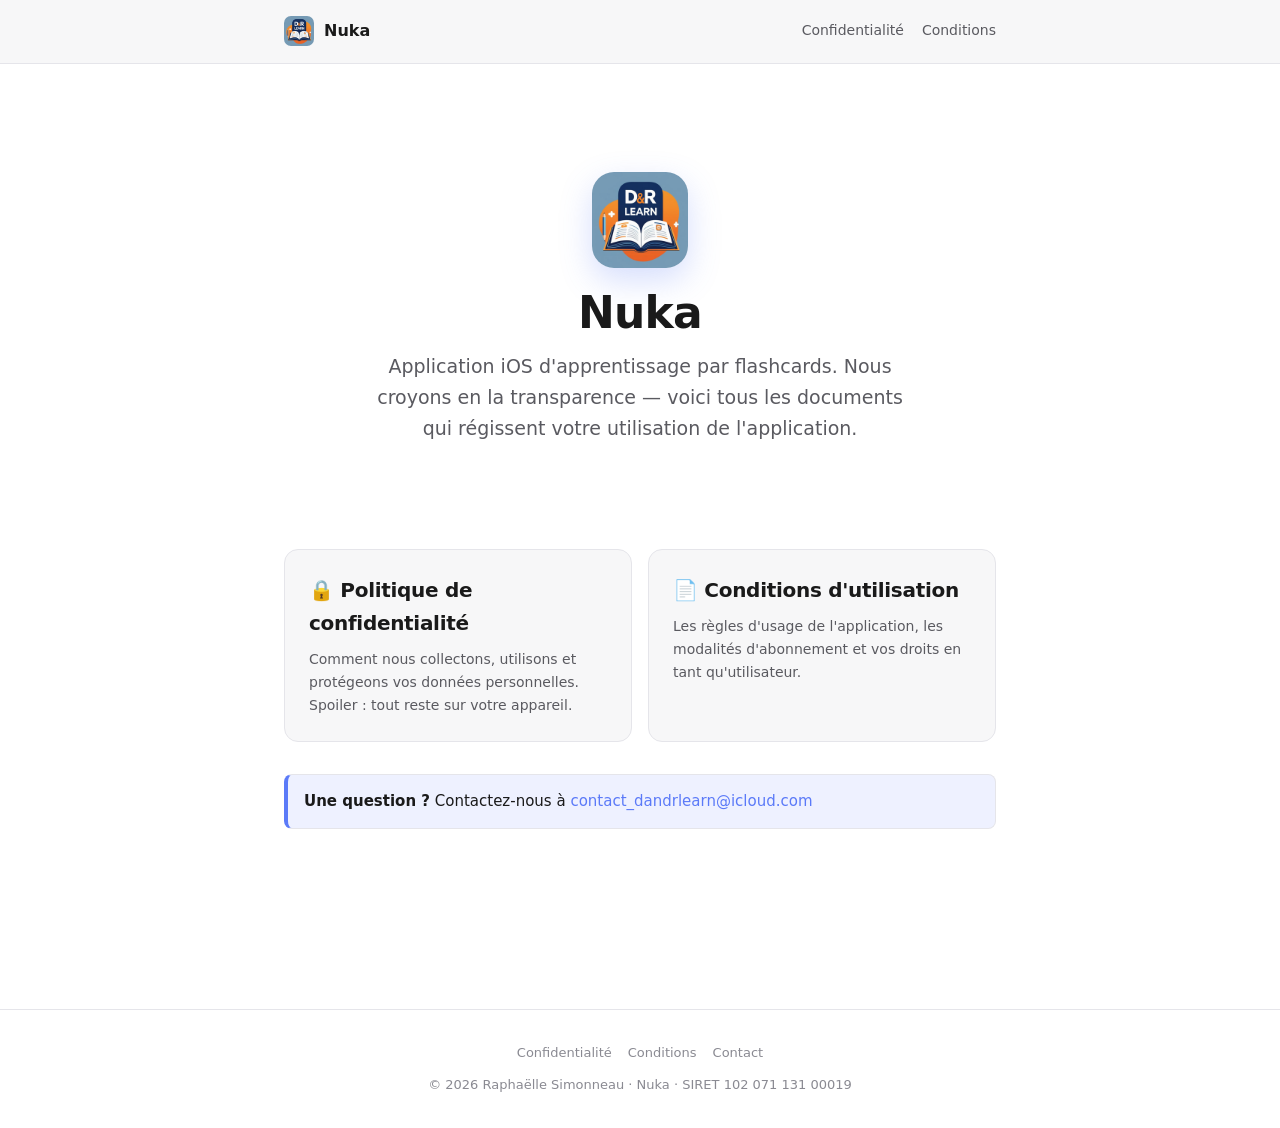
<file: index.html>
<!DOCTYPE html>
<html lang="fr">
<head>
    <meta charset="UTF-8">
    <meta name="viewport" content="width=device-width, initial-scale=1.0">
    <meta name="theme-color" content="#5b7af8" media="(prefers-color-scheme: light)">
    <meta name="theme-color" content="#1c1c1e" media="(prefers-color-scheme: dark)">
    <title>Nuka — Documents légaux</title>
    <meta name="description" content="Politique de confidentialité et conditions d'utilisation de l'application Nuka.">
    <link rel="icon" type="image/png" href="favicon.png">
    <link rel="apple-touch-icon" href="icon.png">
    <link rel="stylesheet" href="style.css">
</head>
<body>
    <header class="site">
        <div class="container">
            <a class="brand" href="./">
                <span class="brand-mark"><img src="icon-small.png" alt="Icône Nuka"></span>
                <span>Nuka</span>
            </a>
            <nav>
                <a href="privacy.html">Confidentialité</a>
                <a href="terms.html">Conditions</a>
            </nav>
        </div>
    </header>

    <main>
        <div class="container">
            <section class="hero">
                <img src="icon.png" alt="Nuka" class="hero-icon">
                <h1>Nuka</h1>
                <p class="tagline">Application iOS d'apprentissage par flashcards. Nous croyons en la transparence — voici tous les documents qui régissent votre utilisation de l'application.</p>
            </section>

            <div class="cards">
                <a class="card" href="privacy.html">
                    <h2>🔒 Politique de confidentialité</h2>
                    <p>Comment nous collectons, utilisons et protégeons vos données personnelles. Spoiler : tout reste sur votre appareil.</p>
                </a>
                <a class="card" href="terms.html">
                    <h2>📄 Conditions d'utilisation</h2>
                    <p>Les règles d'usage de l'application, les modalités d'abonnement et vos droits en tant qu'utilisateur.</p>
                </a>
            </div>

            <div class="callout">
                <p><strong>Une question ?</strong> Contactez-nous à <a href="mailto:contact_dandrlearn@icloud.com">contact_dandrlearn@icloud.com</a></p>
            </div>
        </div>
    </main>

    <footer class="site">
        <div class="container">
            <div class="links">
                <a href="privacy.html">Confidentialité</a>
                <a href="terms.html">Conditions</a>
                <a href="mailto:contact_dandrlearn@icloud.com">Contact</a>
            </div>
            <div>© 2026 Raphaëlle Simonneau · Nuka · SIRET 102 071 131 00019</div>
        </div>
    </footer>
</body>
</html>
</file>
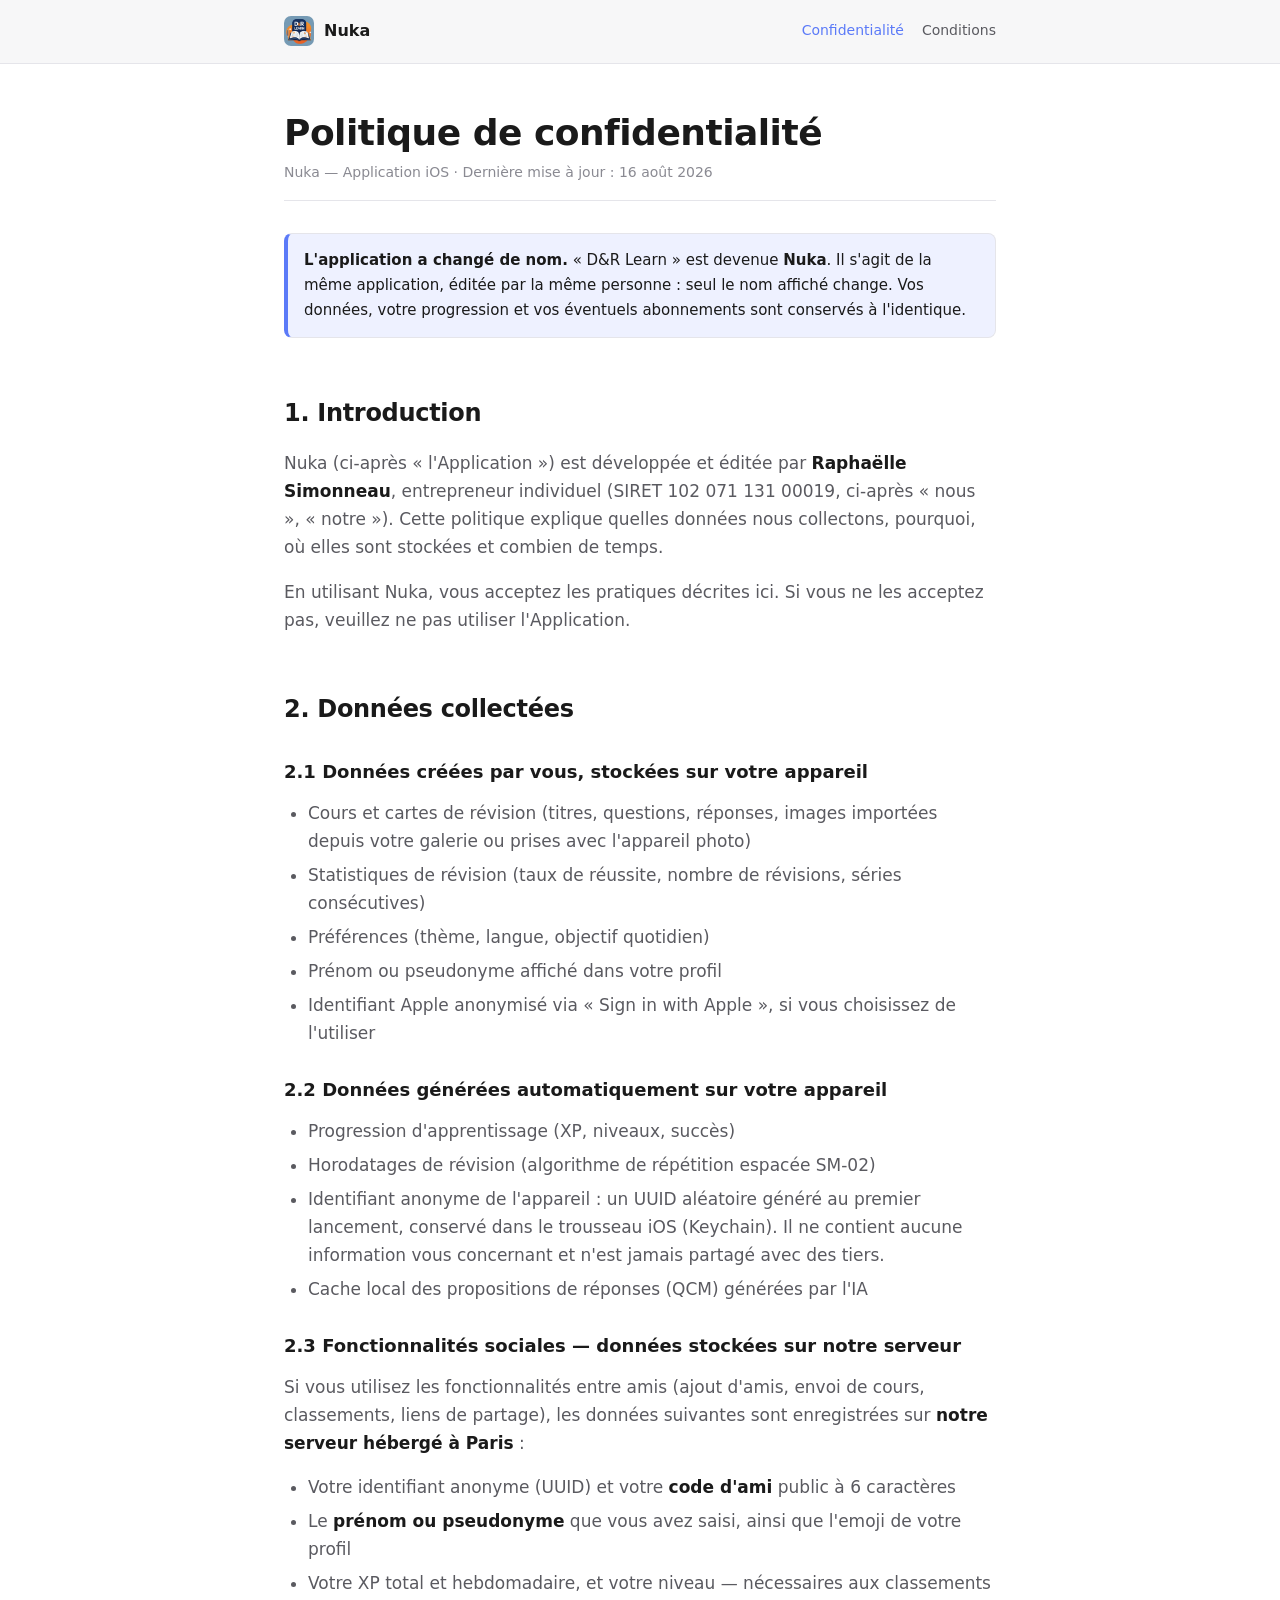
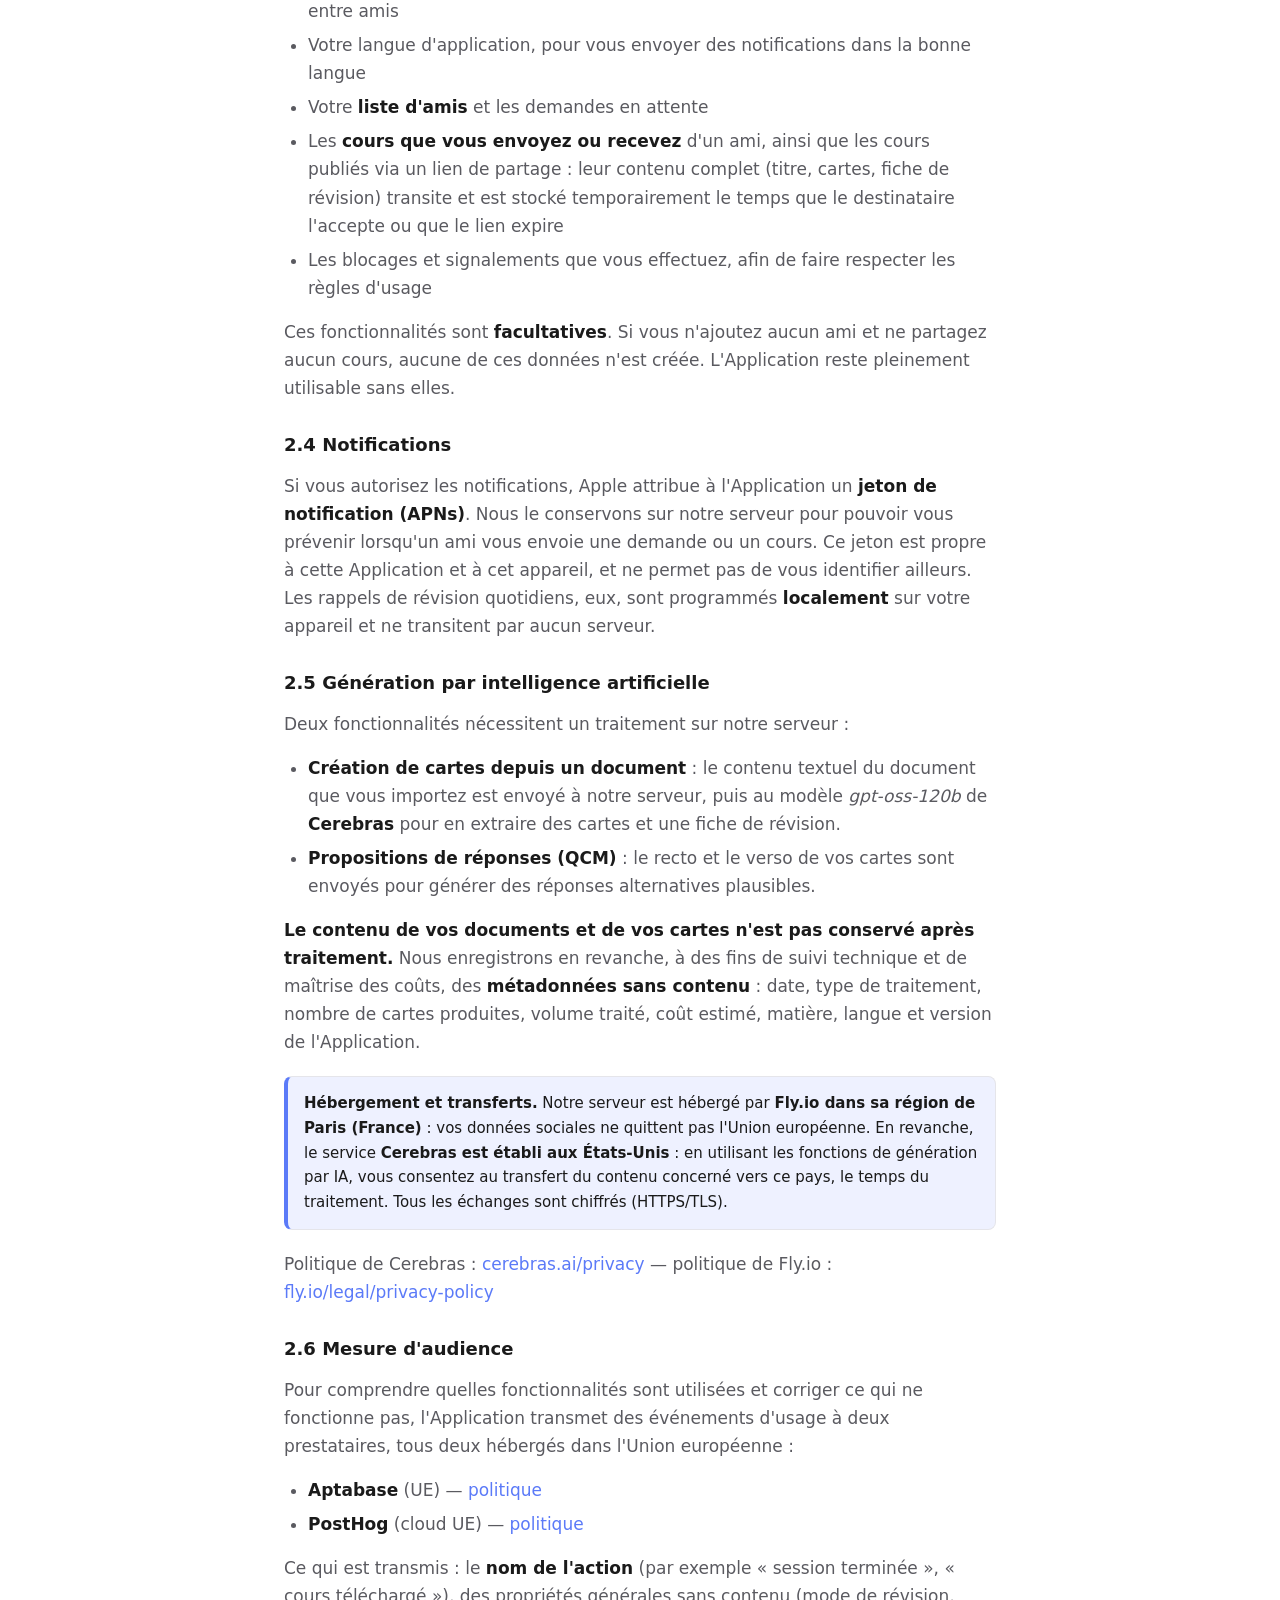
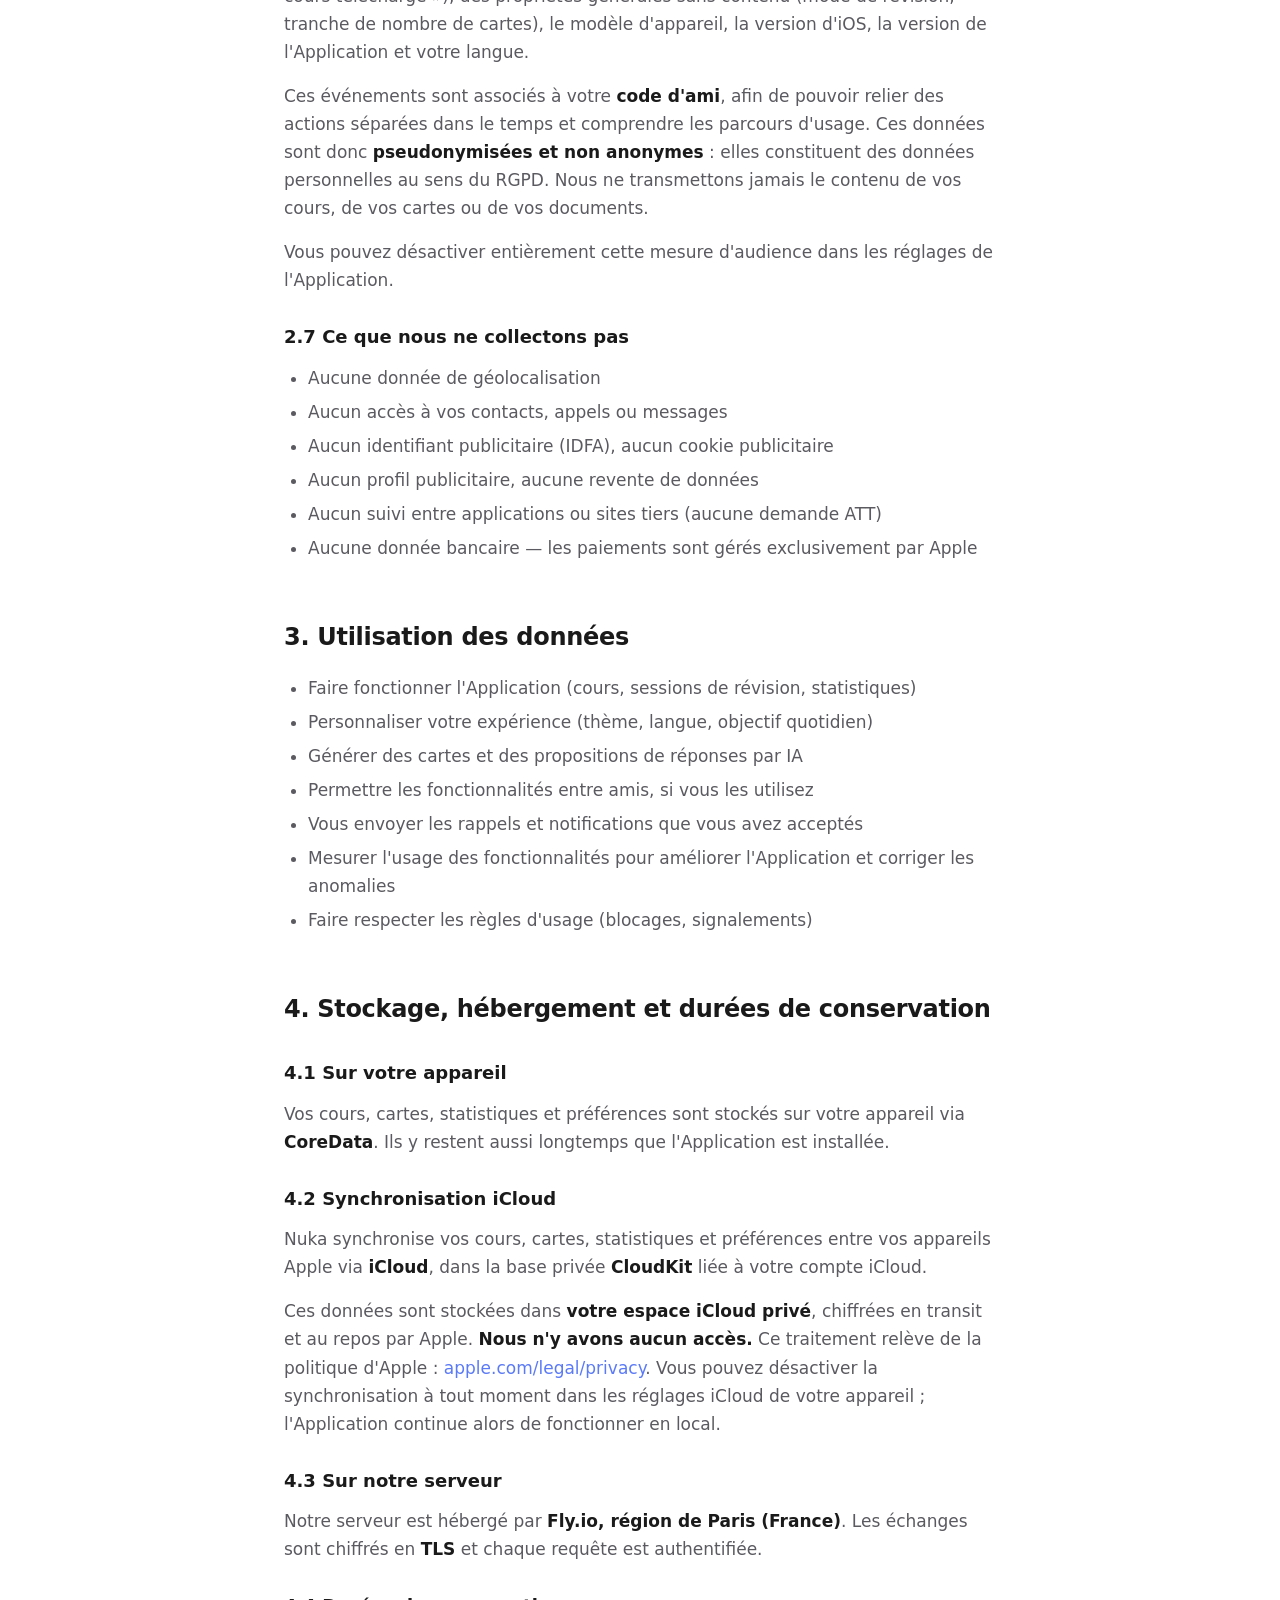
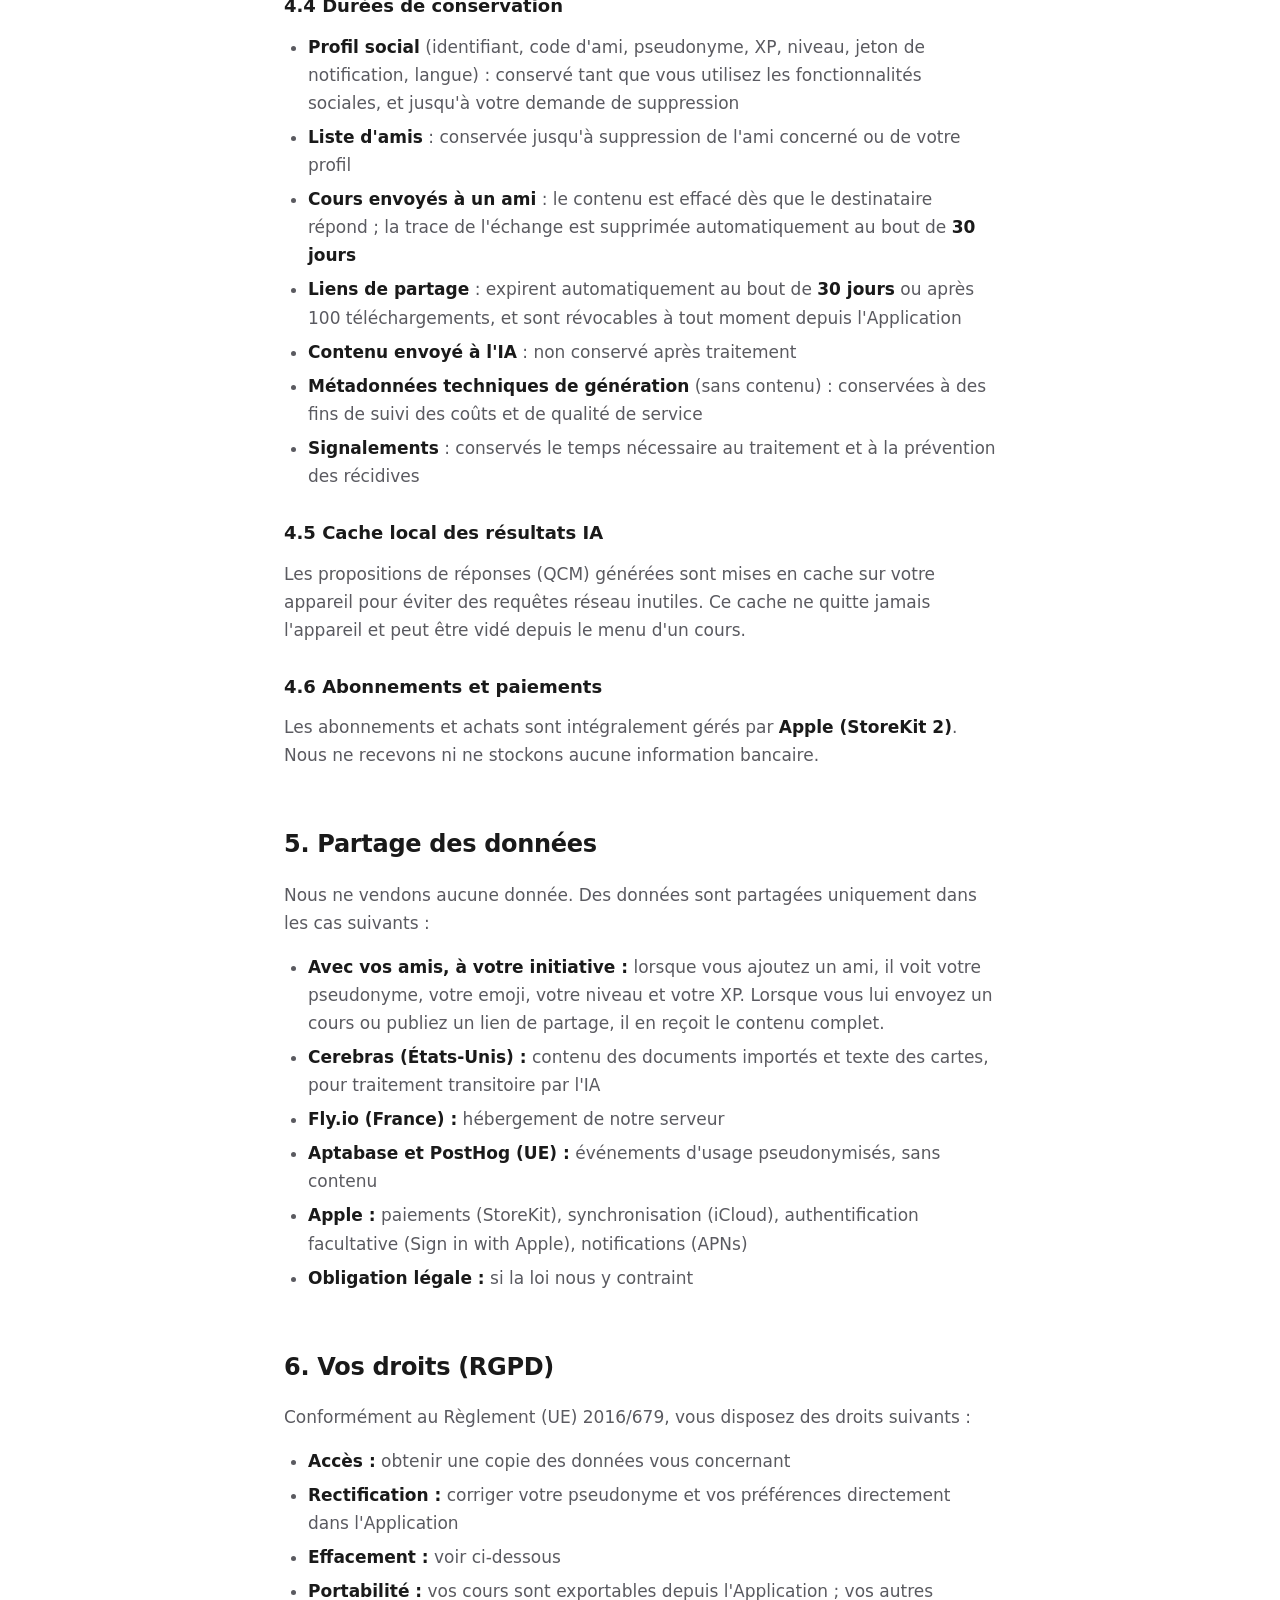
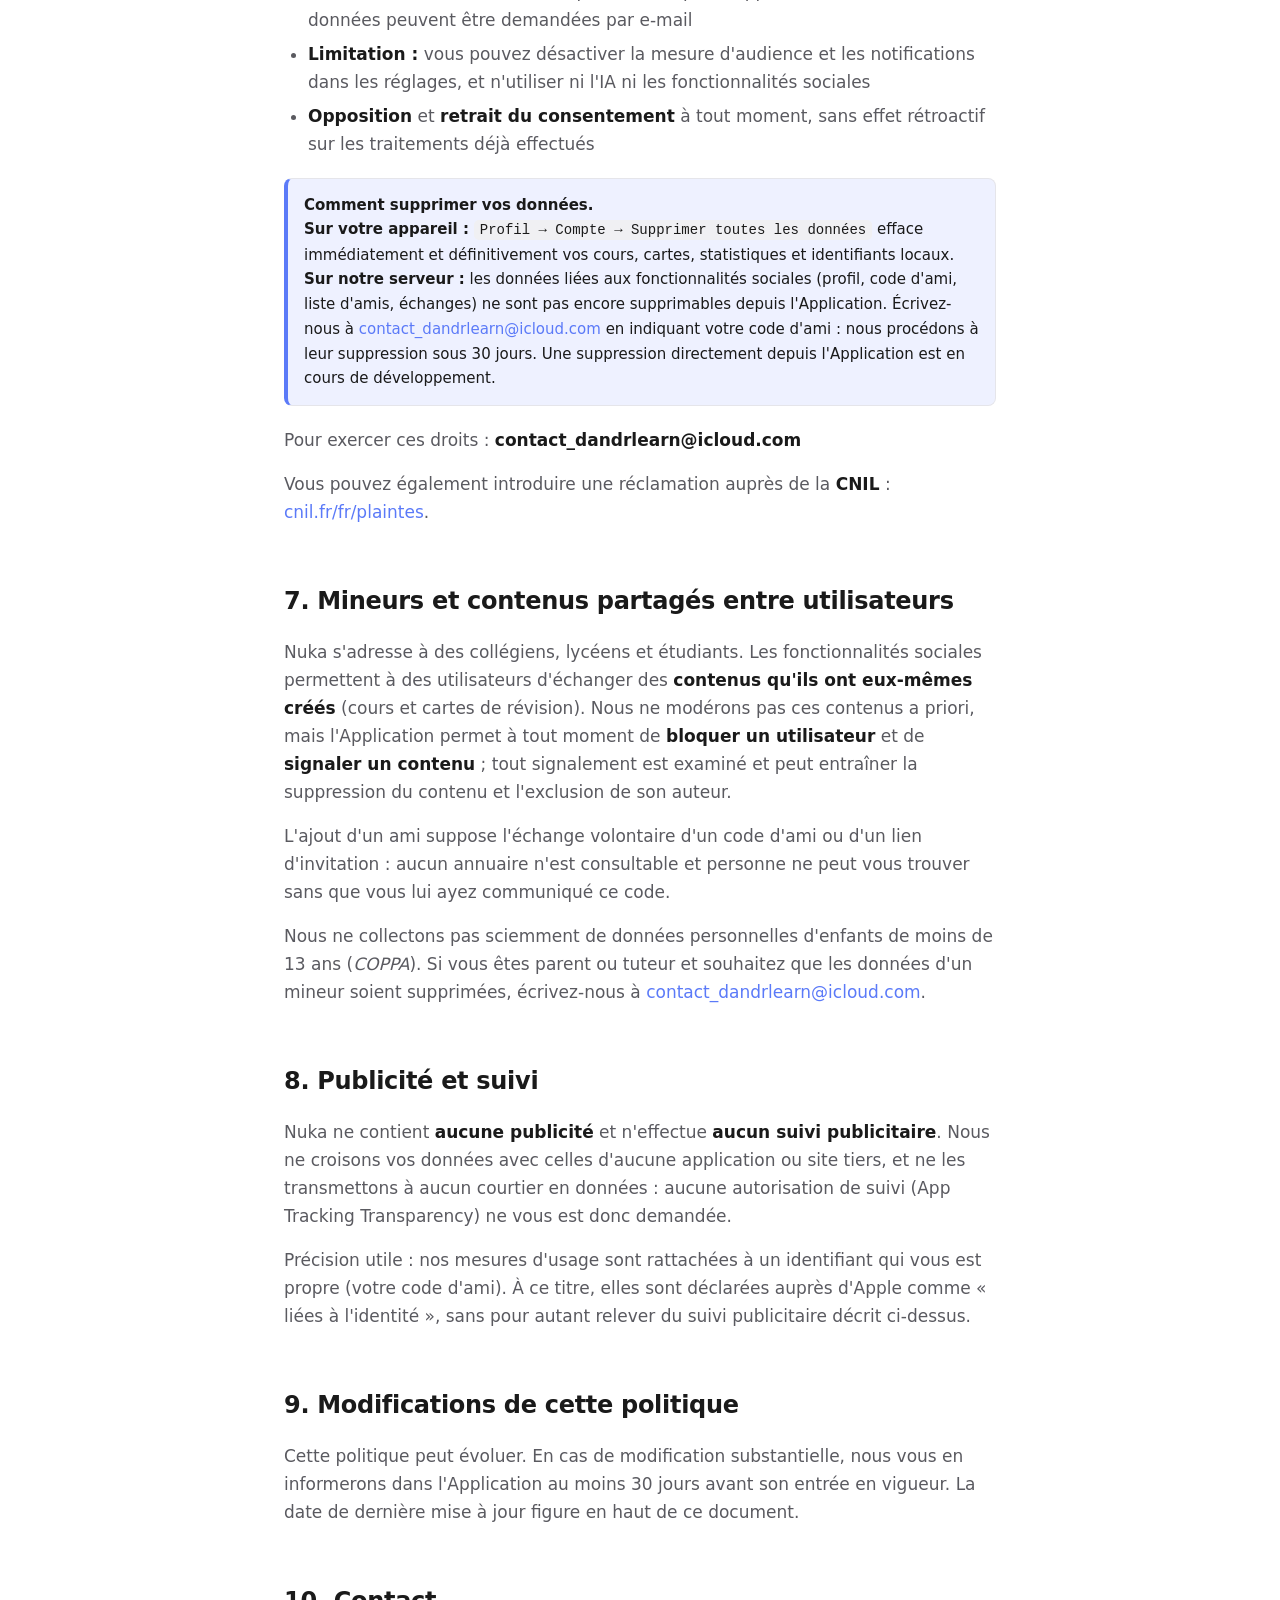
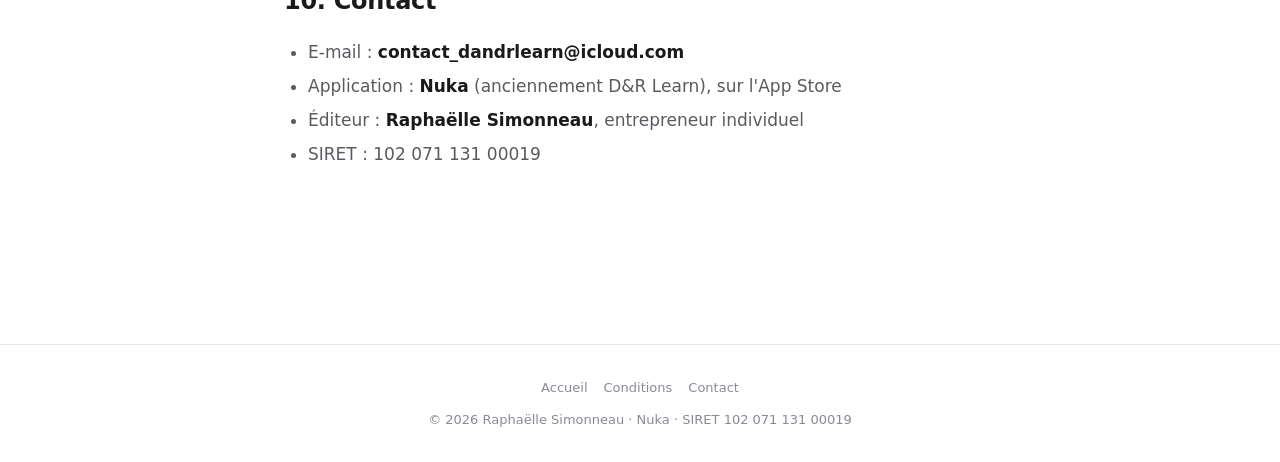
<file: privacy.html>
<!DOCTYPE html>
<html lang="fr">
<head>
    <meta charset="UTF-8">
    <meta name="viewport" content="width=device-width, initial-scale=1.0">
    <meta name="theme-color" content="#5b7af8" media="(prefers-color-scheme: light)">
    <meta name="theme-color" content="#1c1c1e" media="(prefers-color-scheme: dark)">
    <title>Politique de confidentialité — Nuka</title>
    <meta name="description" content="Politique de confidentialité de l'application Nuka (anciennement D&amp;R Learn). Serveur hébergé en France, aucun tracking publicitaire, conforme RGPD.">
    <link rel="icon" type="image/png" href="favicon.png">
    <link rel="apple-touch-icon" href="icon.png">
    <link rel="stylesheet" href="style.css">
</head>
<body>
    <header class="site">
        <div class="container">
            <a class="brand" href="./">
                <span class="brand-mark"><img src="icon-small.png" alt="Icône Nuka"></span>
                <span>Nuka</span>
            </a>
            <nav>
                <a href="privacy.html" class="active">Confidentialité</a>
                <a href="terms.html">Conditions</a>
            </nav>
        </div>
    </header>

    <main>
        <div class="container">
            <h1>Politique de confidentialité</h1>
            <div class="doc-meta">Nuka — Application iOS · Dernière mise à jour : 16 août 2026</div>

            <div class="callout">
                <p><strong>L'application a changé de nom.</strong> « D&amp;R Learn » est devenue <strong>Nuka</strong>. Il s'agit de la même application, éditée par la même personne : seul le nom affiché change. Vos données, votre progression et vos éventuels abonnements sont conservés à l'identique.</p>
            </div>

            <h2>1. Introduction</h2>
            <p>Nuka (ci-après « l'Application ») est développée et éditée par <strong>Raphaëlle Simonneau</strong>, entrepreneur individuel (SIRET 102 071 131 00019, ci-après « nous », « notre »). Cette politique explique quelles données nous collectons, pourquoi, où elles sont stockées et combien de temps.</p>
            <p>En utilisant Nuka, vous acceptez les pratiques décrites ici. Si vous ne les acceptez pas, veuillez ne pas utiliser l'Application.</p>

            <h2>2. Données collectées</h2>

            <h3>2.1 Données créées par vous, stockées sur votre appareil</h3>
            <ul>
                <li>Cours et cartes de révision (titres, questions, réponses, images importées depuis votre galerie ou prises avec l'appareil photo)</li>
                <li>Statistiques de révision (taux de réussite, nombre de révisions, séries consécutives)</li>
                <li>Préférences (thème, langue, objectif quotidien)</li>
                <li>Prénom ou pseudonyme affiché dans votre profil</li>
                <li>Identifiant Apple anonymisé via « Sign in with Apple », si vous choisissez de l'utiliser</li>
            </ul>

            <h3>2.2 Données générées automatiquement sur votre appareil</h3>
            <ul>
                <li>Progression d'apprentissage (XP, niveaux, succès)</li>
                <li>Horodatages de révision (algorithme de répétition espacée SM-02)</li>
                <li>Identifiant anonyme de l'appareil : un UUID aléatoire généré au premier lancement, conservé dans le trousseau iOS (Keychain). Il ne contient aucune information vous concernant et n'est jamais partagé avec des tiers.</li>
                <li>Cache local des propositions de réponses (QCM) générées par l'IA</li>
            </ul>

            <h3>2.3 Fonctionnalités sociales — données stockées sur notre serveur</h3>
            <p>Si vous utilisez les fonctionnalités entre amis (ajout d'amis, envoi de cours, classements, liens de partage), les données suivantes sont enregistrées sur <strong>notre serveur hébergé à Paris</strong> :</p>
            <ul>
                <li>Votre identifiant anonyme (UUID) et votre <strong>code d'ami</strong> public à 6 caractères</li>
                <li>Le <strong>prénom ou pseudonyme</strong> que vous avez saisi, ainsi que l'emoji de votre profil</li>
                <li>Votre XP total et hebdomadaire, et votre niveau — nécessaires aux classements entre amis</li>
                <li>Votre langue d'application, pour vous envoyer des notifications dans la bonne langue</li>
                <li>Votre <strong>liste d'amis</strong> et les demandes en attente</li>
                <li>Les <strong>cours que vous envoyez ou recevez</strong> d'un ami, ainsi que les cours publiés via un lien de partage : leur contenu complet (titre, cartes, fiche de révision) transite et est stocké temporairement le temps que le destinataire l'accepte ou que le lien expire</li>
                <li>Les blocages et signalements que vous effectuez, afin de faire respecter les règles d'usage</li>
            </ul>
            <p>Ces fonctionnalités sont <strong>facultatives</strong>. Si vous n'ajoutez aucun ami et ne partagez aucun cours, aucune de ces données n'est créée. L'Application reste pleinement utilisable sans elles.</p>

            <h3>2.4 Notifications</h3>
            <p>Si vous autorisez les notifications, Apple attribue à l'Application un <strong>jeton de notification (APNs)</strong>. Nous le conservons sur notre serveur pour pouvoir vous prévenir lorsqu'un ami vous envoie une demande ou un cours. Ce jeton est propre à cette Application et à cet appareil, et ne permet pas de vous identifier ailleurs. Les rappels de révision quotidiens, eux, sont programmés <strong>localement</strong> sur votre appareil et ne transitent par aucun serveur.</p>

            <h3>2.5 Génération par intelligence artificielle</h3>
            <p>Deux fonctionnalités nécessitent un traitement sur notre serveur :</p>
            <ul>
                <li><strong>Création de cartes depuis un document</strong> : le contenu textuel du document que vous importez est envoyé à notre serveur, puis au modèle <em>gpt-oss-120b</em> de <strong>Cerebras</strong> pour en extraire des cartes et une fiche de révision.</li>
                <li><strong>Propositions de réponses (QCM)</strong> : le recto et le verso de vos cartes sont envoyés pour générer des réponses alternatives plausibles.</li>
            </ul>
            <p><strong>Le contenu de vos documents et de vos cartes n'est pas conservé après traitement.</strong> Nous enregistrons en revanche, à des fins de suivi technique et de maîtrise des coûts, des <strong>métadonnées sans contenu</strong> : date, type de traitement, nombre de cartes produites, volume traité, coût estimé, matière, langue et version de l'Application.</p>

            <div class="callout">
                <p><strong>Hébergement et transferts.</strong> Notre serveur est hébergé par <strong>Fly.io dans sa région de Paris (France)</strong> : vos données sociales ne quittent pas l'Union européenne. En revanche, le service <strong>Cerebras est établi aux États-Unis</strong> : en utilisant les fonctions de génération par IA, vous consentez au transfert du contenu concerné vers ce pays, le temps du traitement. Tous les échanges sont chiffrés (HTTPS/TLS).</p>
            </div>

            <p>Politique de Cerebras : <a href="https://cerebras.ai/privacy" target="_blank" rel="noopener">cerebras.ai/privacy</a> — politique de Fly.io : <a href="https://fly.io/legal/privacy-policy/" target="_blank" rel="noopener">fly.io/legal/privacy-policy</a></p>

            <h3>2.6 Mesure d'audience</h3>
            <p>Pour comprendre quelles fonctionnalités sont utilisées et corriger ce qui ne fonctionne pas, l'Application transmet des événements d'usage à deux prestataires, tous deux hébergés dans l'Union européenne :</p>
            <ul>
                <li><strong>Aptabase</strong> (UE) — <a href="https://aptabase.com/legal/privacy" target="_blank" rel="noopener">politique</a></li>
                <li><strong>PostHog</strong> (cloud UE) — <a href="https://posthog.com/privacy" target="_blank" rel="noopener">politique</a></li>
            </ul>
            <p>Ce qui est transmis : le <strong>nom de l'action</strong> (par exemple « session terminée », « cours téléchargé »), des propriétés générales sans contenu (mode de révision, tranche de nombre de cartes), le modèle d'appareil, la version d'iOS, la version de l'Application et votre langue.</p>
            <p>Ces événements sont associés à votre <strong>code d'ami</strong>, afin de pouvoir relier des actions séparées dans le temps et comprendre les parcours d'usage. Ces données sont donc <strong>pseudonymisées et non anonymes</strong> : elles constituent des données personnelles au sens du RGPD. Nous ne transmettons jamais le contenu de vos cours, de vos cartes ou de vos documents.</p>
            <p>Vous pouvez désactiver entièrement cette mesure d'audience dans les réglages de l'Application.</p>

            <h3>2.7 Ce que nous ne collectons pas</h3>
            <ul>
                <li>Aucune donnée de géolocalisation</li>
                <li>Aucun accès à vos contacts, appels ou messages</li>
                <li>Aucun identifiant publicitaire (IDFA), aucun cookie publicitaire</li>
                <li>Aucun profil publicitaire, aucune revente de données</li>
                <li>Aucun suivi entre applications ou sites tiers (aucune demande ATT)</li>
                <li>Aucune donnée bancaire — les paiements sont gérés exclusivement par Apple</li>
            </ul>

            <h2>3. Utilisation des données</h2>
            <ul>
                <li>Faire fonctionner l'Application (cours, sessions de révision, statistiques)</li>
                <li>Personnaliser votre expérience (thème, langue, objectif quotidien)</li>
                <li>Générer des cartes et des propositions de réponses par IA</li>
                <li>Permettre les fonctionnalités entre amis, si vous les utilisez</li>
                <li>Vous envoyer les rappels et notifications que vous avez acceptés</li>
                <li>Mesurer l'usage des fonctionnalités pour améliorer l'Application et corriger les anomalies</li>
                <li>Faire respecter les règles d'usage (blocages, signalements)</li>
            </ul>

            <h2>4. Stockage, hébergement et durées de conservation</h2>

            <h3>4.1 Sur votre appareil</h3>
            <p>Vos cours, cartes, statistiques et préférences sont stockés sur votre appareil via <strong>CoreData</strong>. Ils y restent aussi longtemps que l'Application est installée.</p>

            <h3>4.2 Synchronisation iCloud</h3>
            <p>Nuka synchronise vos cours, cartes, statistiques et préférences entre vos appareils Apple via <strong>iCloud</strong>, dans la base privée <strong>CloudKit</strong> liée à votre compte iCloud.</p>
            <p>Ces données sont stockées dans <strong>votre espace iCloud privé</strong>, chiffrées en transit et au repos par Apple. <strong>Nous n'y avons aucun accès.</strong> Ce traitement relève de la politique d'Apple : <a href="https://www.apple.com/legal/privacy/" target="_blank" rel="noopener">apple.com/legal/privacy</a>. Vous pouvez désactiver la synchronisation à tout moment dans les réglages iCloud de votre appareil ; l'Application continue alors de fonctionner en local.</p>

            <h3>4.3 Sur notre serveur</h3>
            <p>Notre serveur est hébergé par <strong>Fly.io, région de Paris (France)</strong>. Les échanges sont chiffrés en <strong>TLS</strong> et chaque requête est authentifiée.</p>

            <h3>4.4 Durées de conservation</h3>
            <ul>
                <li><strong>Profil social</strong> (identifiant, code d'ami, pseudonyme, XP, niveau, jeton de notification, langue) : conservé tant que vous utilisez les fonctionnalités sociales, et jusqu'à votre demande de suppression</li>
                <li><strong>Liste d'amis</strong> : conservée jusqu'à suppression de l'ami concerné ou de votre profil</li>
                <li><strong>Cours envoyés à un ami</strong> : le contenu est effacé dès que le destinataire répond ; la trace de l'échange est supprimée automatiquement au bout de <strong>30 jours</strong></li>
                <li><strong>Liens de partage</strong> : expirent automatiquement au bout de <strong>30 jours</strong> ou après 100 téléchargements, et sont révocables à tout moment depuis l'Application</li>
                <li><strong>Contenu envoyé à l'IA</strong> : non conservé après traitement</li>
                <li><strong>Métadonnées techniques de génération</strong> (sans contenu) : conservées à des fins de suivi des coûts et de qualité de service</li>
                <li><strong>Signalements</strong> : conservés le temps nécessaire au traitement et à la prévention des récidives</li>
            </ul>

            <h3>4.5 Cache local des résultats IA</h3>
            <p>Les propositions de réponses (QCM) générées sont mises en cache sur votre appareil pour éviter des requêtes réseau inutiles. Ce cache ne quitte jamais l'appareil et peut être vidé depuis le menu d'un cours.</p>

            <h3>4.6 Abonnements et paiements</h3>
            <p>Les abonnements et achats sont intégralement gérés par <strong>Apple (StoreKit 2)</strong>. Nous ne recevons ni ne stockons aucune information bancaire.</p>

            <h2>5. Partage des données</h2>
            <p>Nous ne vendons aucune donnée. Des données sont partagées uniquement dans les cas suivants :</p>
            <ul>
                <li><strong>Avec vos amis, à votre initiative :</strong> lorsque vous ajoutez un ami, il voit votre pseudonyme, votre emoji, votre niveau et votre XP. Lorsque vous lui envoyez un cours ou publiez un lien de partage, il en reçoit le contenu complet.</li>
                <li><strong>Cerebras (États-Unis) :</strong> contenu des documents importés et texte des cartes, pour traitement transitoire par l'IA</li>
                <li><strong>Fly.io (France) :</strong> hébergement de notre serveur</li>
                <li><strong>Aptabase et PostHog (UE) :</strong> événements d'usage pseudonymisés, sans contenu</li>
                <li><strong>Apple :</strong> paiements (StoreKit), synchronisation (iCloud), authentification facultative (Sign in with Apple), notifications (APNs)</li>
                <li><strong>Obligation légale :</strong> si la loi nous y contraint</li>
            </ul>

            <h2>6. Vos droits (RGPD)</h2>
            <p>Conformément au Règlement (UE) 2016/679, vous disposez des droits suivants :</p>
            <ul>
                <li><strong>Accès :</strong> obtenir une copie des données vous concernant</li>
                <li><strong>Rectification :</strong> corriger votre pseudonyme et vos préférences directement dans l'Application</li>
                <li><strong>Effacement :</strong> voir ci-dessous</li>
                <li><strong>Portabilité :</strong> vos cours sont exportables depuis l'Application ; vos autres données peuvent être demandées par e-mail</li>
                <li><strong>Limitation :</strong> vous pouvez désactiver la mesure d'audience et les notifications dans les réglages, et n'utiliser ni l'IA ni les fonctionnalités sociales</li>
                <li><strong>Opposition</strong> et <strong>retrait du consentement</strong> à tout moment, sans effet rétroactif sur les traitements déjà effectués</li>
            </ul>

            <div class="callout">
                <p><strong>Comment supprimer vos données.</strong><br>
                <strong>Sur votre appareil :</strong> <span class="mono">Profil → Compte → Supprimer toutes les données</span> efface immédiatement et définitivement vos cours, cartes, statistiques et identifiants locaux.<br>
                <strong>Sur notre serveur :</strong> les données liées aux fonctionnalités sociales (profil, code d'ami, liste d'amis, échanges) ne sont pas encore supprimables depuis l'Application. Écrivez-nous à <a href="mailto:contact_dandrlearn@icloud.com">contact_dandrlearn@icloud.com</a> en indiquant votre code d'ami : nous procédons à leur suppression sous 30 jours. Une suppression directement depuis l'Application est en cours de développement.</p>
            </div>

            <p>Pour exercer ces droits : <a href="mailto:contact_dandrlearn@icloud.com"><strong>contact_dandrlearn@icloud.com</strong></a></p>
            <p>Vous pouvez également introduire une réclamation auprès de la <strong>CNIL</strong> : <a href="https://www.cnil.fr/fr/plaintes" target="_blank" rel="noopener">cnil.fr/fr/plaintes</a>.</p>

            <h2>7. Mineurs et contenus partagés entre utilisateurs</h2>
            <p>Nuka s'adresse à des collégiens, lycéens et étudiants. Les fonctionnalités sociales permettent à des utilisateurs d'échanger des <strong>contenus qu'ils ont eux-mêmes créés</strong> (cours et cartes de révision). Nous ne modérons pas ces contenus a priori, mais l'Application permet à tout moment de <strong>bloquer un utilisateur</strong> et de <strong>signaler un contenu</strong> ; tout signalement est examiné et peut entraîner la suppression du contenu et l'exclusion de son auteur.</p>
            <p>L'ajout d'un ami suppose l'échange volontaire d'un code d'ami ou d'un lien d'invitation : aucun annuaire n'est consultable et personne ne peut vous trouver sans que vous lui ayez communiqué ce code.</p>
            <p>Nous ne collectons pas sciemment de données personnelles d'enfants de moins de 13 ans (<em>COPPA</em>). Si vous êtes parent ou tuteur et souhaitez que les données d'un mineur soient supprimées, écrivez-nous à <a href="mailto:contact_dandrlearn@icloud.com">contact_dandrlearn@icloud.com</a>.</p>

            <h2>8. Publicité et suivi</h2>
            <p>Nuka ne contient <strong>aucune publicité</strong> et n'effectue <strong>aucun suivi publicitaire</strong>. Nous ne croisons vos données avec celles d'aucune application ou site tiers, et ne les transmettons à aucun courtier en données : aucune autorisation de suivi (App Tracking Transparency) ne vous est donc demandée.</p>
            <p>Précision utile : nos mesures d'usage sont rattachées à un identifiant qui vous est propre (votre code d'ami). À ce titre, elles sont déclarées auprès d'Apple comme « liées à l'identité », sans pour autant relever du suivi publicitaire décrit ci-dessus.</p>

            <h2>9. Modifications de cette politique</h2>
            <p>Cette politique peut évoluer. En cas de modification substantielle, nous vous en informerons dans l'Application au moins 30 jours avant son entrée en vigueur. La date de dernière mise à jour figure en haut de ce document.</p>

            <h2>10. Contact</h2>
            <ul>
                <li>E-mail : <a href="mailto:contact_dandrlearn@icloud.com"><strong>contact_dandrlearn@icloud.com</strong></a></li>
                <li>Application : <strong>Nuka</strong> (anciennement D&amp;R Learn), sur l'App Store</li>
                <li>Éditeur : <strong>Raphaëlle Simonneau</strong>, entrepreneur individuel</li>
                <li>SIRET : 102 071 131 00019</li>
            </ul>
        </div>
    </main>

    <footer class="site">
        <div class="container">
            <div class="links">
                <a href="./">Accueil</a>
                <a href="terms.html">Conditions</a>
                <a href="mailto:contact_dandrlearn@icloud.com">Contact</a>
            </div>
            <div>© 2026 Raphaëlle Simonneau · Nuka · SIRET 102 071 131 00019</div>
        </div>
    </footer>
</body>
</html>
</file>
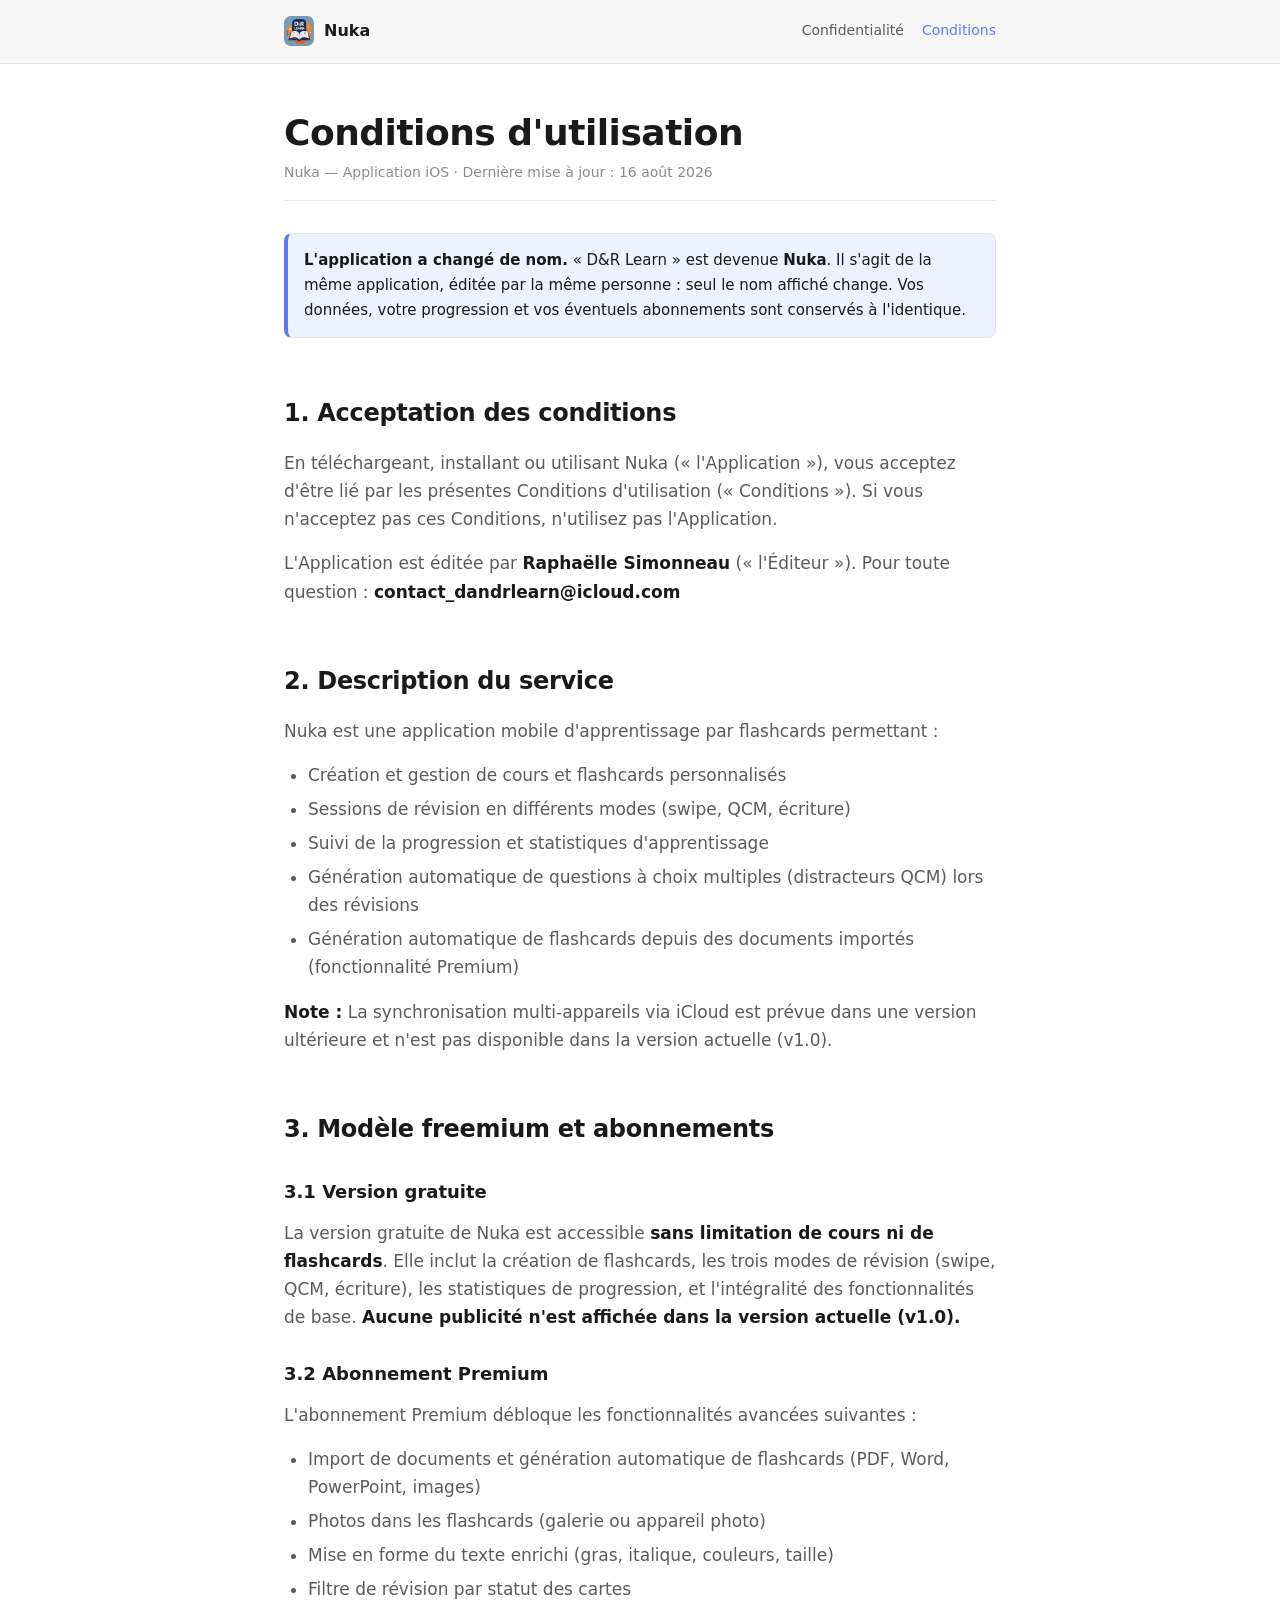
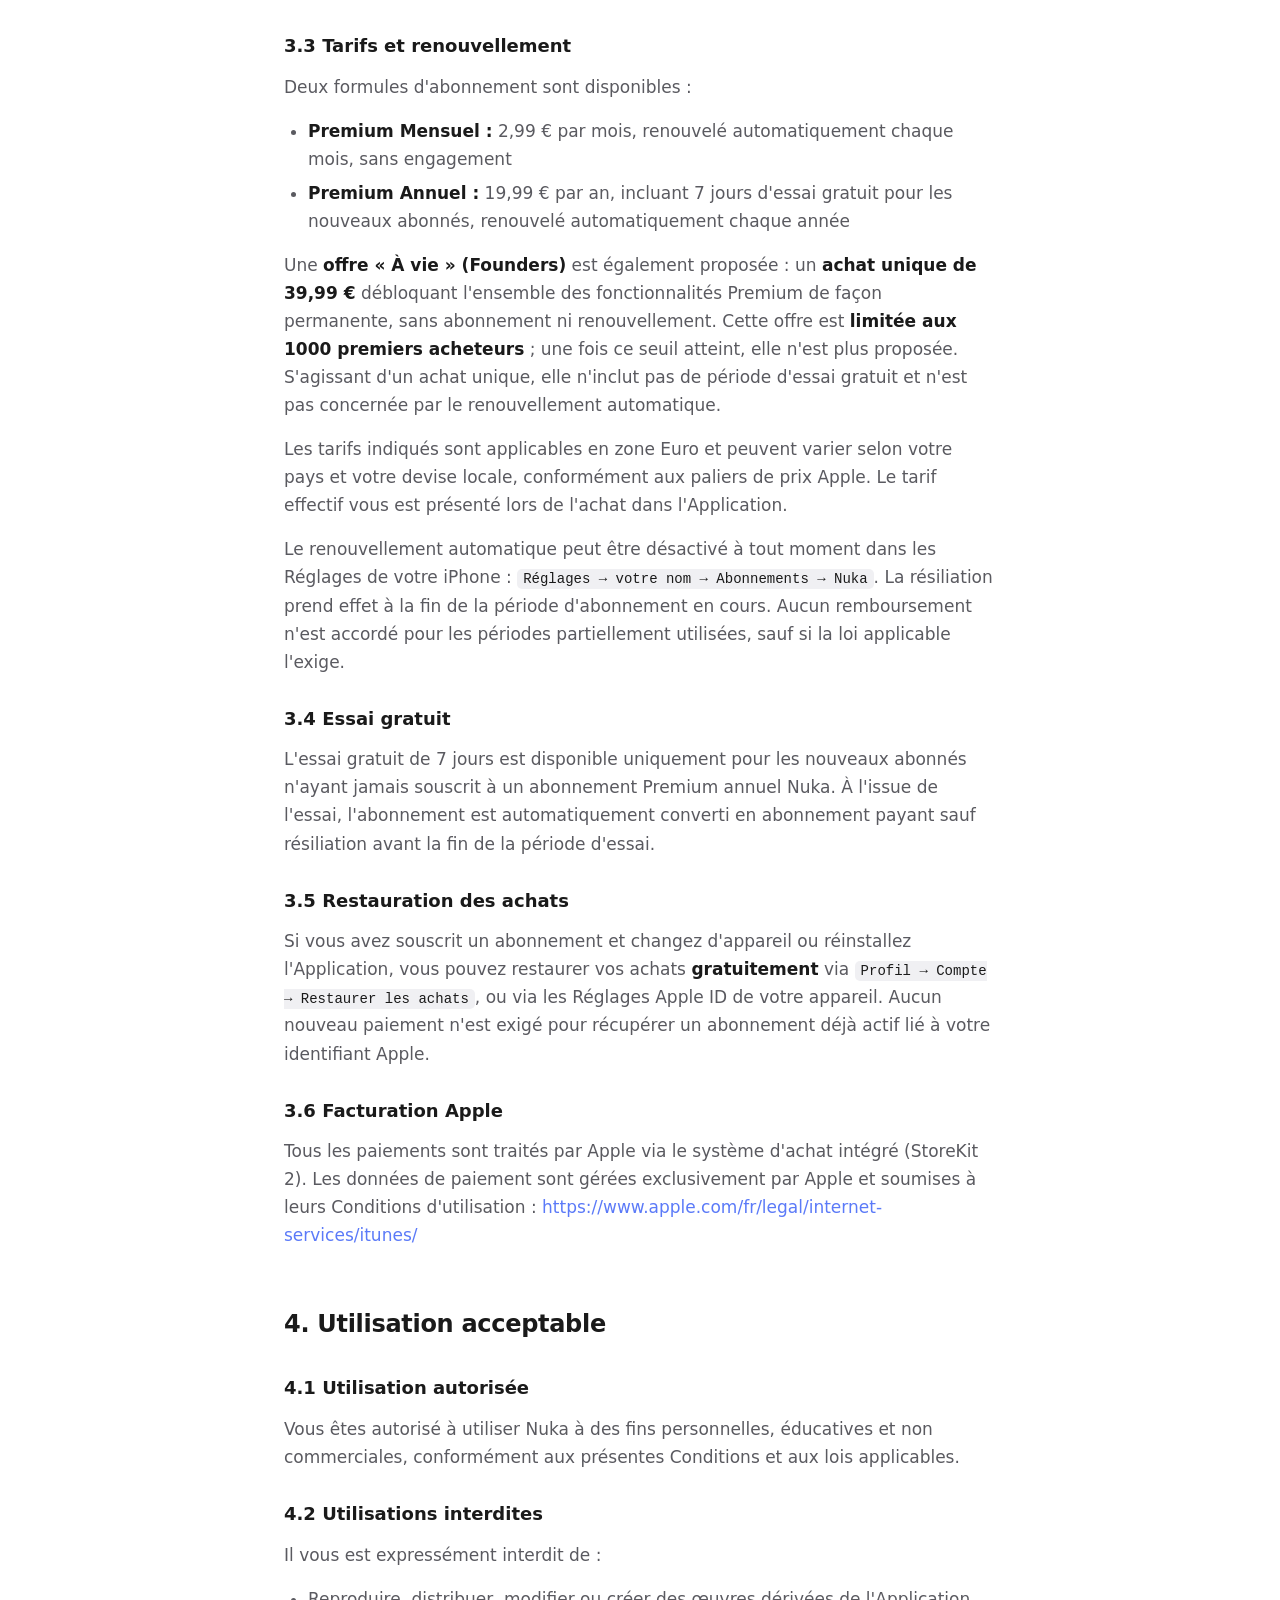
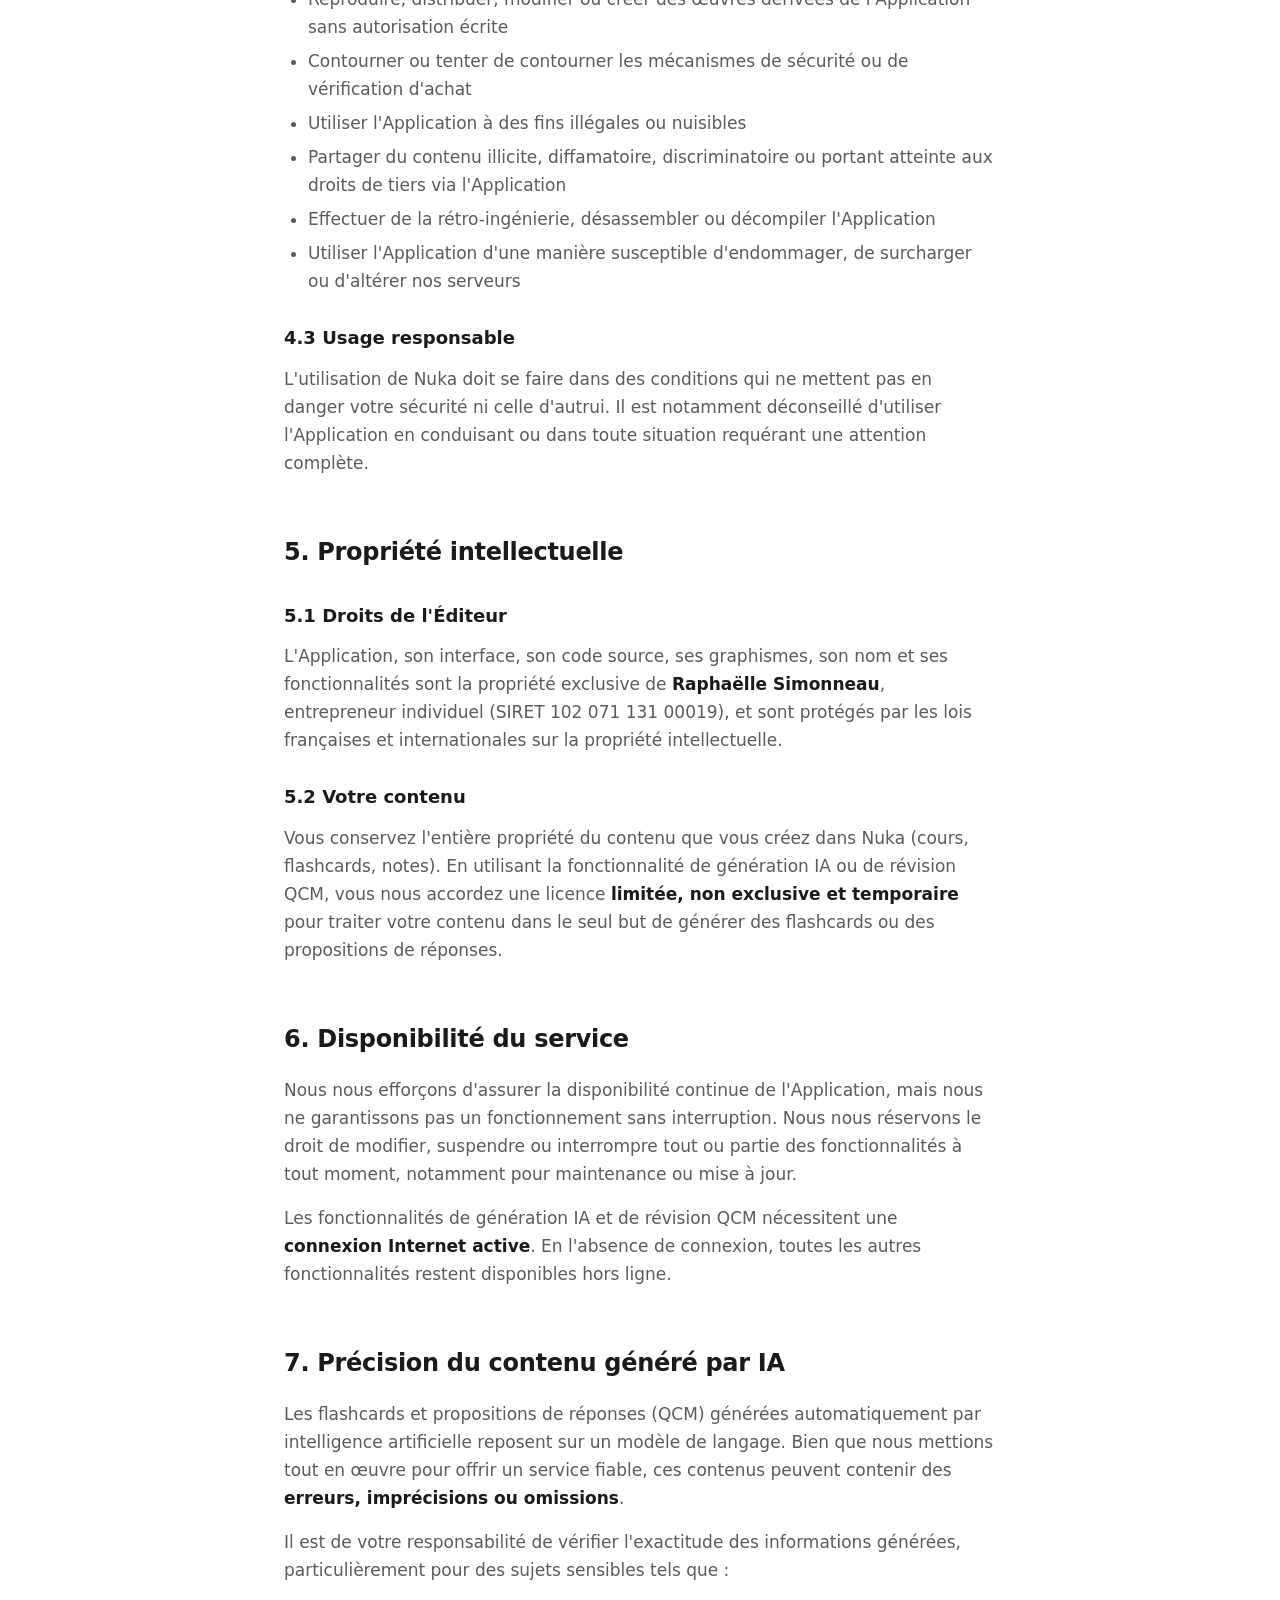
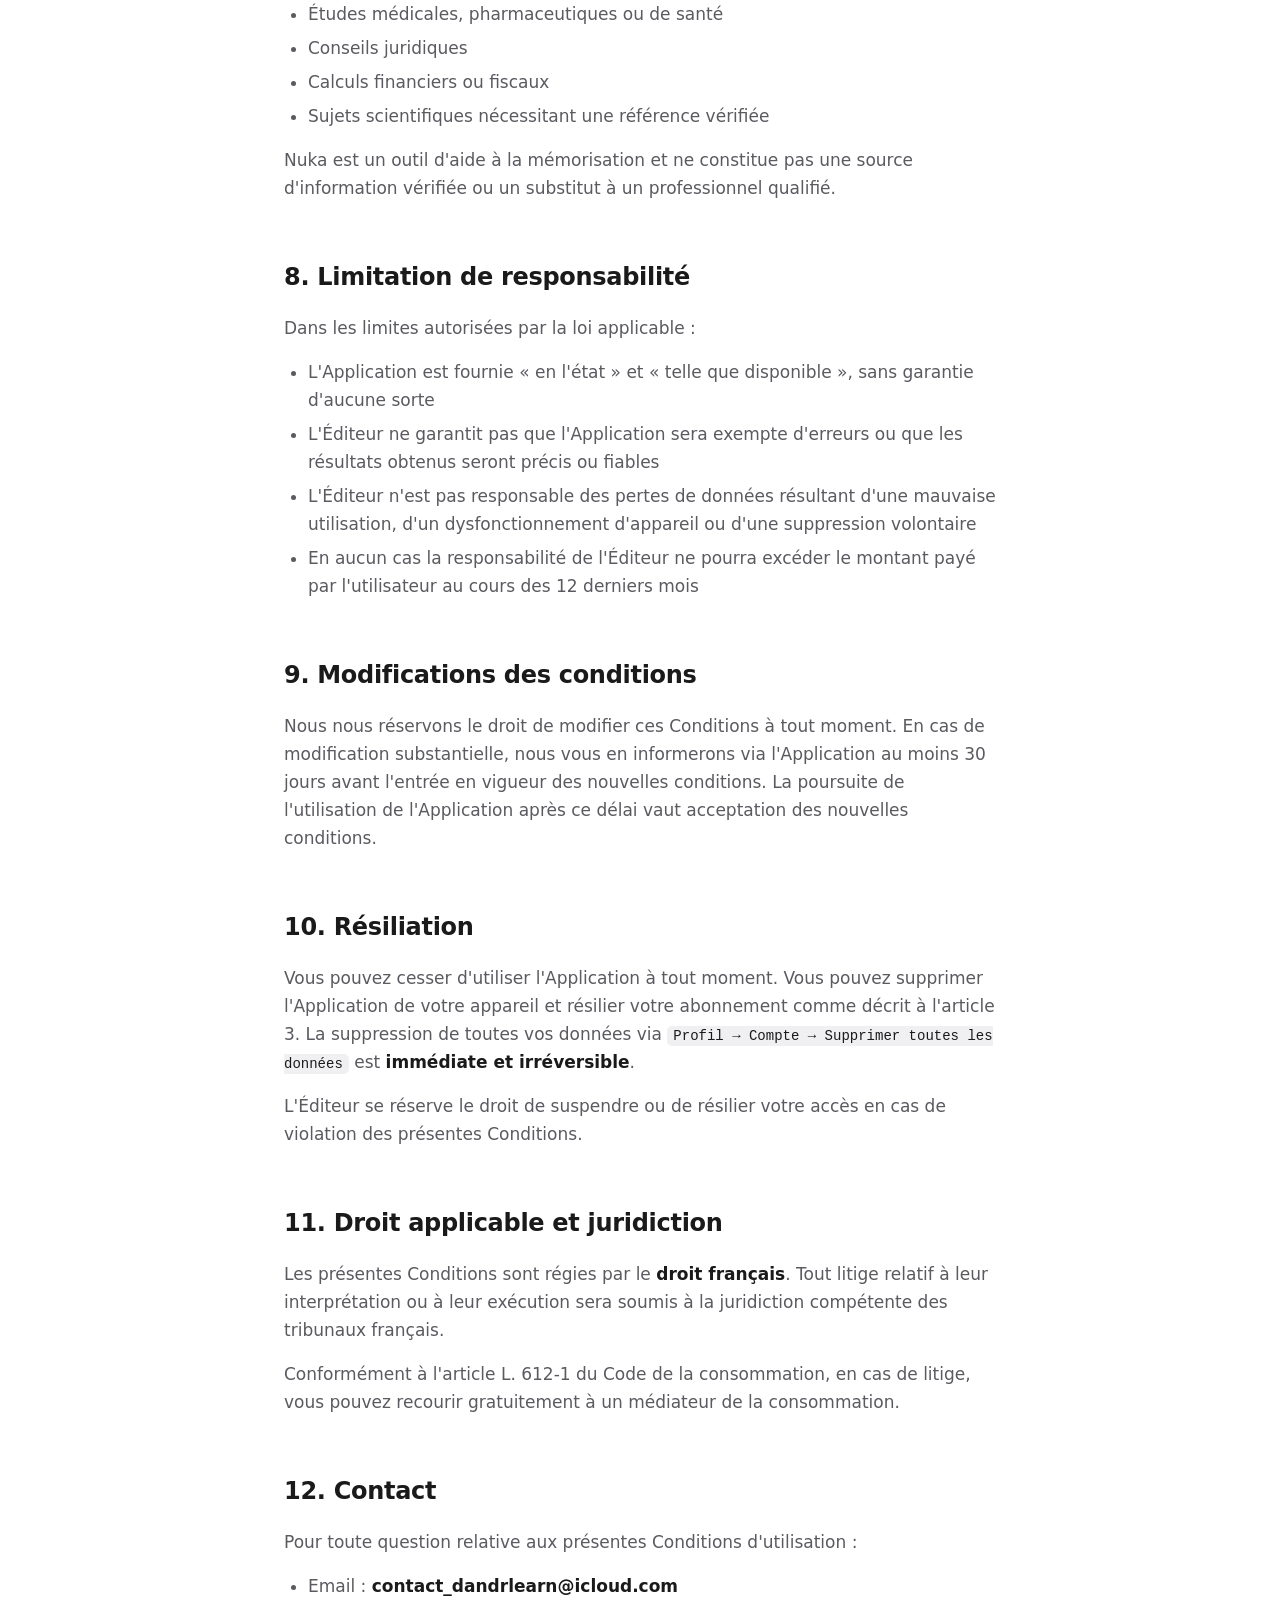
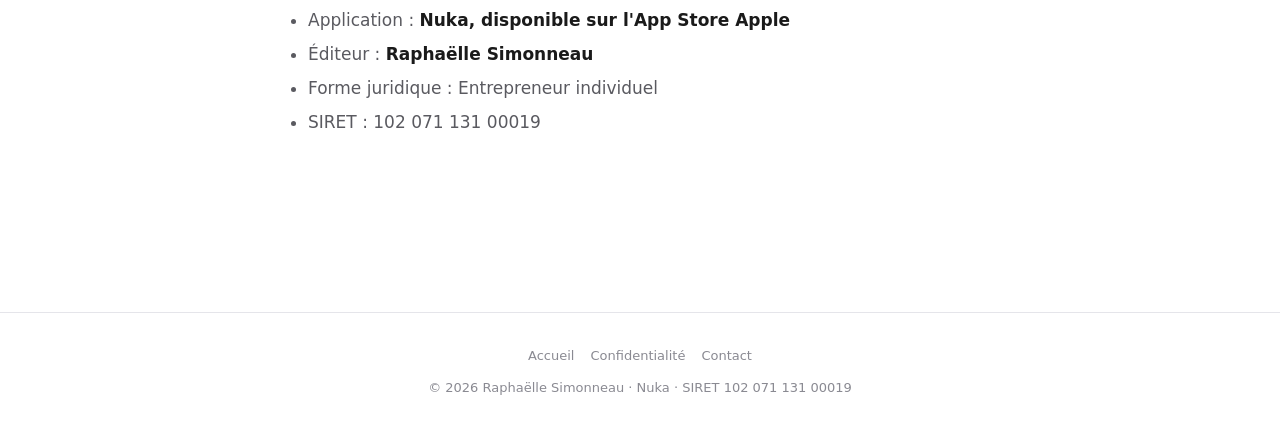
<file: terms.html>
<!DOCTYPE html>
<html lang="fr">
<head>
    <meta charset="UTF-8">
    <meta name="viewport" content="width=device-width, initial-scale=1.0">
    <meta name="theme-color" content="#5b7af8" media="(prefers-color-scheme: light)">
    <meta name="theme-color" content="#1c1c1e" media="(prefers-color-scheme: dark)">
    <title>Conditions d'utilisation — Nuka</title>
    <meta name="description" content="Conditions d'utilisation de l'application Nuka.">
    <link rel="icon" type="image/png" href="favicon.png">
    <link rel="apple-touch-icon" href="icon.png">
    <link rel="stylesheet" href="style.css">
</head>
<body>
    <header class="site">
        <div class="container">
            <a class="brand" href="./">
                <span class="brand-mark"><img src="icon-small.png" alt="Icône Nuka"></span>
                <span>Nuka</span>
            </a>
            <nav>
                <a href="privacy.html">Confidentialité</a>
                <a href="terms.html" class="active">Conditions</a>
            </nav>
        </div>
    </header>

    <main>
        <div class="container">
            <h1>Conditions d'utilisation</h1>
            <div class="doc-meta">Nuka — Application iOS · Dernière mise à jour : 16 août 2026</div>

            <div class="callout">
                <p><strong>L'application a changé de nom.</strong> « D&amp;R Learn » est devenue <strong>Nuka</strong>. Il s'agit de la même application, éditée par la même personne : seul le nom affiché change. Vos données, votre progression et vos éventuels abonnements sont conservés à l'identique.</p>
            </div>

            <h2>1. Acceptation des conditions</h2>
            <p>En téléchargeant, installant ou utilisant Nuka (« l'Application »), vous acceptez d'être lié par les présentes Conditions d'utilisation (« Conditions »). Si vous n'acceptez pas ces Conditions, n'utilisez pas l'Application.</p>
            <p>L'Application est éditée par <strong>Raphaëlle Simonneau</strong> (« l'Éditeur »). Pour toute question : <a href="mailto:contact_dandrlearn@icloud.com"><strong>contact_dandrlearn@icloud.com</strong></a></p>

            <h2>2. Description du service</h2>
            <p>Nuka est une application mobile d'apprentissage par flashcards permettant :</p>
            <ul>
                <li>Création et gestion de cours et flashcards personnalisés</li>
                <li>Sessions de révision en différents modes (swipe, QCM, écriture)</li>
                <li>Suivi de la progression et statistiques d'apprentissage</li>
                <li>Génération automatique de questions à choix multiples (distracteurs QCM) lors des révisions</li>
                <li>Génération automatique de flashcards depuis des documents importés (fonctionnalité Premium)</li>
            </ul>
            <p><strong>Note :</strong> La synchronisation multi-appareils via iCloud est prévue dans une version ultérieure et n'est pas disponible dans la version actuelle (v1.0).</p>

            <h2>3. Modèle freemium et abonnements</h2>

            <h3>3.1 Version gratuite</h3>
            <p>La version gratuite de Nuka est accessible <strong>sans limitation de cours ni de flashcards</strong>. Elle inclut la création de flashcards, les trois modes de révision (swipe, QCM, écriture), les statistiques de progression, et l'intégralité des fonctionnalités de base. <strong>Aucune publicité n'est affichée dans la version actuelle (v1.0).</strong></p>

            <h3>3.2 Abonnement Premium</h3>
            <p>L'abonnement Premium débloque les fonctionnalités avancées suivantes :</p>
            <ul>
                <li>Import de documents et génération automatique de flashcards (PDF, Word, PowerPoint, images)</li>
                <li>Photos dans les flashcards (galerie ou appareil photo)</li>
                <li>Mise en forme du texte enrichi (gras, italique, couleurs, taille)</li>
                <li>Filtre de révision par statut des cartes</li>
            </ul>

            <h3>3.3 Tarifs et renouvellement</h3>
            <p>Deux formules d'abonnement sont disponibles :</p>
            <ul>
                <li><strong>Premium Mensuel :</strong> 2,99 € par mois, renouvelé automatiquement chaque mois, sans engagement</li>
                <li><strong>Premium Annuel :</strong> 19,99 € par an, incluant 7 jours d'essai gratuit pour les nouveaux abonnés, renouvelé automatiquement chaque année</li>
            </ul>
            <p>Une <strong>offre « À vie » (Founders)</strong> est également proposée : un <strong>achat unique de 39,99 €</strong> débloquant l'ensemble des fonctionnalités Premium de façon permanente, sans abonnement ni renouvellement. Cette offre est <strong>limitée aux 1000 premiers acheteurs</strong> ; une fois ce seuil atteint, elle n'est plus proposée. S'agissant d'un achat unique, elle n'inclut pas de période d'essai gratuit et n'est pas concernée par le renouvellement automatique.</p>
            <p>Les tarifs indiqués sont applicables en zone Euro et peuvent varier selon votre pays et votre devise locale, conformément aux paliers de prix Apple. Le tarif effectif vous est présenté lors de l'achat dans l'Application.</p>
            <p>Le renouvellement automatique peut être désactivé à tout moment dans les Réglages de votre iPhone : <span class="mono">Réglages → votre nom → Abonnements → Nuka</span>. La résiliation prend effet à la fin de la période d'abonnement en cours. Aucun remboursement n'est accordé pour les périodes partiellement utilisées, sauf si la loi applicable l'exige.</p>

            <h3>3.4 Essai gratuit</h3>
            <p>L'essai gratuit de 7 jours est disponible uniquement pour les nouveaux abonnés n'ayant jamais souscrit à un abonnement Premium annuel Nuka. À l'issue de l'essai, l'abonnement est automatiquement converti en abonnement payant sauf résiliation avant la fin de la période d'essai.</p>

            <h3>3.5 Restauration des achats</h3>
            <p>Si vous avez souscrit un abonnement et changez d'appareil ou réinstallez l'Application, vous pouvez restaurer vos achats <strong>gratuitement</strong> via <span class="mono">Profil → Compte → Restaurer les achats</span>, ou via les Réglages Apple ID de votre appareil. Aucun nouveau paiement n'est exigé pour récupérer un abonnement déjà actif lié à votre identifiant Apple.</p>

            <h3>3.6 Facturation Apple</h3>
            <p>Tous les paiements sont traités par Apple via le système d'achat intégré (StoreKit 2). Les données de paiement sont gérées exclusivement par Apple et soumises à leurs Conditions d'utilisation : <a href="https://www.apple.com/fr/legal/internet-services/itunes/" target="_blank" rel="noopener">https://www.apple.com/fr/legal/internet-services/itunes/</a></p>

            <h2>4. Utilisation acceptable</h2>

            <h3>4.1 Utilisation autorisée</h3>
            <p>Vous êtes autorisé à utiliser Nuka à des fins personnelles, éducatives et non commerciales, conformément aux présentes Conditions et aux lois applicables.</p>

            <h3>4.2 Utilisations interdites</h3>
            <p>Il vous est expressément interdit de :</p>
            <ul>
                <li>Reproduire, distribuer, modifier ou créer des œuvres dérivées de l'Application sans autorisation écrite</li>
                <li>Contourner ou tenter de contourner les mécanismes de sécurité ou de vérification d'achat</li>
                <li>Utiliser l'Application à des fins illégales ou nuisibles</li>
                <li>Partager du contenu illicite, diffamatoire, discriminatoire ou portant atteinte aux droits de tiers via l'Application</li>
                <li>Effectuer de la rétro-ingénierie, désassembler ou décompiler l'Application</li>
                <li>Utiliser l'Application d'une manière susceptible d'endommager, de surcharger ou d'altérer nos serveurs</li>
            </ul>

            <h3>4.3 Usage responsable</h3>
            <p>L'utilisation de Nuka doit se faire dans des conditions qui ne mettent pas en danger votre sécurité ni celle d'autrui. Il est notamment déconseillé d'utiliser l'Application en conduisant ou dans toute situation requérant une attention complète.</p>

            <h2>5. Propriété intellectuelle</h2>

            <h3>5.1 Droits de l'Éditeur</h3>
            <p>L'Application, son interface, son code source, ses graphismes, son nom et ses fonctionnalités sont la propriété exclusive de <strong>Raphaëlle Simonneau</strong>, entrepreneur individuel (SIRET 102 071 131 00019), et sont protégés par les lois françaises et internationales sur la propriété intellectuelle.</p>

            <h3>5.2 Votre contenu</h3>
            <p>Vous conservez l'entière propriété du contenu que vous créez dans Nuka (cours, flashcards, notes). En utilisant la fonctionnalité de génération IA ou de révision QCM, vous nous accordez une licence <strong>limitée, non exclusive et temporaire</strong> pour traiter votre contenu dans le seul but de générer des flashcards ou des propositions de réponses.</p>

            <h2>6. Disponibilité du service</h2>
            <p>Nous nous efforçons d'assurer la disponibilité continue de l'Application, mais nous ne garantissons pas un fonctionnement sans interruption. Nous nous réservons le droit de modifier, suspendre ou interrompre tout ou partie des fonctionnalités à tout moment, notamment pour maintenance ou mise à jour.</p>
            <p>Les fonctionnalités de génération IA et de révision QCM nécessitent une <strong>connexion Internet active</strong>. En l'absence de connexion, toutes les autres fonctionnalités restent disponibles hors ligne.</p>

            <h2>7. Précision du contenu généré par IA</h2>
            <p>Les flashcards et propositions de réponses (QCM) générées automatiquement par intelligence artificielle reposent sur un modèle de langage. Bien que nous mettions tout en œuvre pour offrir un service fiable, ces contenus peuvent contenir des <strong>erreurs, imprécisions ou omissions</strong>.</p>
            <p>Il est de votre responsabilité de vérifier l'exactitude des informations générées, particulièrement pour des sujets sensibles tels que :</p>
            <ul>
                <li>Études médicales, pharmaceutiques ou de santé</li>
                <li>Conseils juridiques</li>
                <li>Calculs financiers ou fiscaux</li>
                <li>Sujets scientifiques nécessitant une référence vérifiée</li>
            </ul>
            <p>Nuka est un outil d'aide à la mémorisation et ne constitue pas une source d'information vérifiée ou un substitut à un professionnel qualifié.</p>

            <h2>8. Limitation de responsabilité</h2>
            <p>Dans les limites autorisées par la loi applicable :</p>
            <ul>
                <li>L'Application est fournie « en l'état » et « telle que disponible », sans garantie d'aucune sorte</li>
                <li>L'Éditeur ne garantit pas que l'Application sera exempte d'erreurs ou que les résultats obtenus seront précis ou fiables</li>
                <li>L'Éditeur n'est pas responsable des pertes de données résultant d'une mauvaise utilisation, d'un dysfonctionnement d'appareil ou d'une suppression volontaire</li>
                <li>En aucun cas la responsabilité de l'Éditeur ne pourra excéder le montant payé par l'utilisateur au cours des 12 derniers mois</li>
            </ul>

            <h2>9. Modifications des conditions</h2>
            <p>Nous nous réservons le droit de modifier ces Conditions à tout moment. En cas de modification substantielle, nous vous en informerons via l'Application au moins 30 jours avant l'entrée en vigueur des nouvelles conditions. La poursuite de l'utilisation de l'Application après ce délai vaut acceptation des nouvelles conditions.</p>

            <h2>10. Résiliation</h2>
            <p>Vous pouvez cesser d'utiliser l'Application à tout moment. Vous pouvez supprimer l'Application de votre appareil et résilier votre abonnement comme décrit à l'article 3. La suppression de toutes vos données via <span class="mono">Profil → Compte → Supprimer toutes les données</span> est <strong>immédiate et irréversible</strong>.</p>
            <p>L'Éditeur se réserve le droit de suspendre ou de résilier votre accès en cas de violation des présentes Conditions.</p>

            <h2>11. Droit applicable et juridiction</h2>
            <p>Les présentes Conditions sont régies par le <strong>droit français</strong>. Tout litige relatif à leur interprétation ou à leur exécution sera soumis à la juridiction compétente des tribunaux français.</p>
            <p>Conformément à l'article L. 612-1 du Code de la consommation, en cas de litige, vous pouvez recourir gratuitement à un médiateur de la consommation.</p>

            <h2>12. Contact</h2>
            <p>Pour toute question relative aux présentes Conditions d'utilisation :</p>
            <ul>
                <li>Email : <a href="mailto:contact_dandrlearn@icloud.com"><strong>contact_dandrlearn@icloud.com</strong></a></li>
                <li>Application : <strong>Nuka, disponible sur l'App Store Apple</strong></li>
                <li>Éditeur : <strong>Raphaëlle Simonneau</strong></li>
                <li>Forme juridique : Entrepreneur individuel</li>
                <li>SIRET : 102 071 131 00019</li>
            </ul>
        </div>
    </main>

    <footer class="site">
        <div class="container">
            <div class="links">
                <a href="./">Accueil</a>
                <a href="privacy.html">Confidentialité</a>
                <a href="mailto:contact_dandrlearn@icloud.com">Contact</a>
            </div>
            <div>© 2026 Raphaëlle Simonneau · Nuka · SIRET 102 071 131 00019</div>
        </div>
    </footer>
</body>
</html>
</file>
<file: style.css>
/* D&R Learn — Legal pages stylesheet */
:root {
    --bg:           #ffffff;
    --bg-soft:      #f7f7f8;
    --text:         #1a1a1a;
    --text-soft:    #5a5a60;
    --text-mute:    #8a8a92;
    --accent:       #5b7af8;
    --accent-soft:  #eef1ff;
    --border:       #e5e5ea;
    --code-bg:      #f0f0f3;
    --max-width:    760px;
}

@media (prefers-color-scheme: dark) {
    :root {
        --bg:           #1c1c1e;
        --bg-soft:      #2c2c2e;
        --text:         #f2f2f7;
        --text-soft:    #c7c7cc;
        --text-mute:    #8e8e93;
        --accent:       #8aa3ff;
        --accent-soft:  #2a2f4a;
        --border:       #3a3a3c;
        --code-bg:      #2c2c2e;
    }
}

* { box-sizing: border-box; }

html { -webkit-text-size-adjust: 100%; }

body {
    margin: 0;
    padding: 0;
    background: var(--bg);
    color: var(--text);
    font-family: -apple-system, BlinkMacSystemFont, "SF Pro Display", "Segoe UI", system-ui, sans-serif;
    line-height: 1.65;
    font-size: 17px;
}

header.site {
    background: var(--bg-soft);
    border-bottom: 1px solid var(--border);
    padding: 16px 0;
    position: sticky;
    top: 0;
    backdrop-filter: saturate(180%) blur(20px);
    -webkit-backdrop-filter: saturate(180%) blur(20px);
    z-index: 10;
}

header.site .container {
    display: flex;
    align-items: center;
    justify-content: space-between;
    gap: 12px;
}

header.site .brand {
    display: flex;
    align-items: center;
    gap: 10px;
    font-weight: 700;
    color: var(--text);
    text-decoration: none;
    font-size: 16px;
}

header.site .brand-mark {
    width: 30px;
    height: 30px;
    border-radius: 7px;
    overflow: hidden;
    display: inline-flex;
    align-items: center;
    justify-content: center;
    flex-shrink: 0;
}

header.site .brand-mark img {
    width: 100%;
    height: 100%;
    object-fit: cover;
    display: block;
}

.hero-icon {
    width: 96px;
    height: 96px;
    border-radius: 22px;
    margin: 0 auto 20px;
    box-shadow: 0 12px 32px rgba(91, 122, 248, 0.25);
    display: block;
}

@media (prefers-color-scheme: dark) {
    .hero-icon {
        box-shadow: 0 12px 32px rgba(0, 0, 0, 0.4);
    }
}

header.site nav {
    display: flex;
    gap: 18px;
    font-size: 14px;
}

header.site nav a {
    color: var(--text-soft);
    text-decoration: none;
    font-weight: 500;
    transition: color 0.15s ease;
}

header.site nav a:hover { color: var(--accent); }
header.site nav a.active { color: var(--accent); }

.container {
    max-width: var(--max-width);
    margin: 0 auto;
    padding: 0 24px;
}

main {
    padding: 48px 0 96px;
}

.doc-meta {
    color: var(--text-mute);
    font-size: 14px;
    margin-bottom: 32px;
    padding-bottom: 16px;
    border-bottom: 1px solid var(--border);
}

h1 {
    font-size: 36px;
    font-weight: 800;
    letter-spacing: -0.5px;
    margin: 0 0 8px;
    line-height: 1.15;
}

h2 {
    font-size: 24px;
    font-weight: 700;
    letter-spacing: -0.3px;
    margin: 48px 0 16px;
    padding-top: 8px;
}

h3 {
    font-size: 18px;
    font-weight: 600;
    margin: 28px 0 12px;
    color: var(--text);
}

p {
    margin: 0 0 16px;
    color: var(--text-soft);
}

p strong, li strong, td strong { color: var(--text); font-weight: 600; }

ul, ol {
    margin: 0 0 16px;
    padding-left: 24px;
    color: var(--text-soft);
}

li { margin-bottom: 6px; }

a {
    color: var(--accent);
    text-decoration: none;
    border-bottom: 1px solid transparent;
    transition: border-color 0.15s ease;
}

a:hover { border-bottom-color: var(--accent); }

code, .mono {
    font-family: ui-monospace, "SF Mono", Menlo, Consolas, monospace;
    background: var(--code-bg);
    padding: 2px 6px;
    border-radius: 5px;
    font-size: 14px;
    color: var(--text);
}

.callout {
    background: var(--accent-soft);
    border: 1px solid var(--border);
    border-left: 4px solid var(--accent);
    border-radius: 8px;
    padding: 14px 16px;
    margin: 20px 0;
    font-size: 15px;
}

.callout p { margin: 0; color: var(--text); }
.callout strong { color: var(--text); }

footer.site {
    border-top: 1px solid var(--border);
    padding: 32px 0;
    margin-top: 64px;
    color: var(--text-mute);
    font-size: 13px;
    text-align: center;
}

footer.site .container { display: flex; flex-direction: column; gap: 10px; align-items: center; }

footer.site .links { display: flex; gap: 16px; }
footer.site .links a { color: var(--text-mute); font-size: 13px; }

/* Home page hero */
.hero {
    text-align: center;
    padding: 60px 0 40px;
}

.hero h1 {
    font-size: 44px;
    margin-bottom: 12px;
    color: var(--text);
    letter-spacing: -0.8px;
}

.hero .tagline {
    font-size: 19px;
    color: var(--text-soft);
    max-width: 540px;
    margin: 0 auto 32px;
}

.cards {
    display: grid;
    grid-template-columns: 1fr 1fr;
    gap: 16px;
    margin: 32px 0;
}

@media (max-width: 600px) {
    .cards { grid-template-columns: 1fr; }
    h1 { font-size: 30px; }
    .hero h1 { font-size: 36px; }
}

.card {
    border: 1px solid var(--border);
    border-radius: 14px;
    padding: 24px;
    background: var(--bg-soft);
    transition: transform 0.15s ease, box-shadow 0.15s ease;
    text-decoration: none;
    color: inherit;
    display: block;
}

.card:hover {
    transform: translateY(-2px);
    box-shadow: 0 10px 30px rgba(0,0,0,0.06);
    border-color: var(--accent);
}

.card h2 {
    margin: 0 0 8px;
    font-size: 20px;
    padding: 0;
}

.card p {
    margin: 0;
    font-size: 14px;
    color: var(--text-soft);
}
</file>
